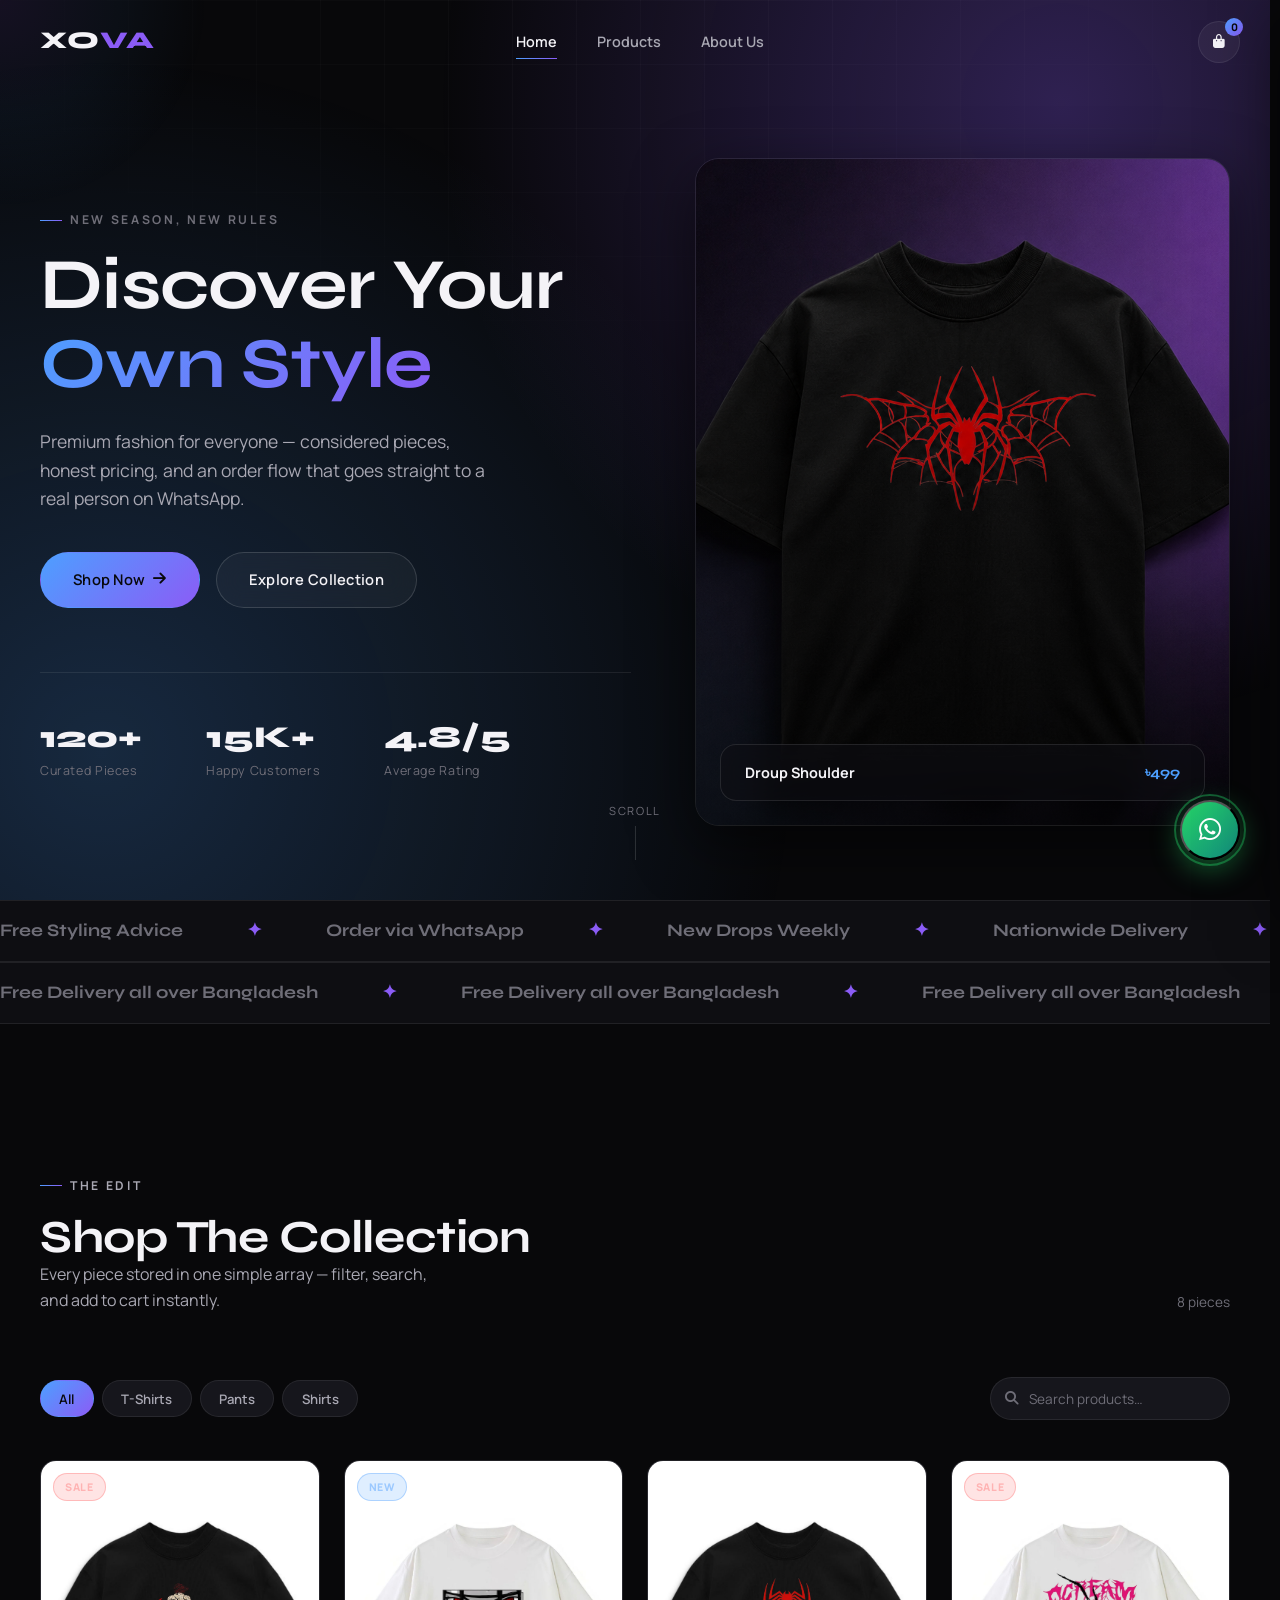
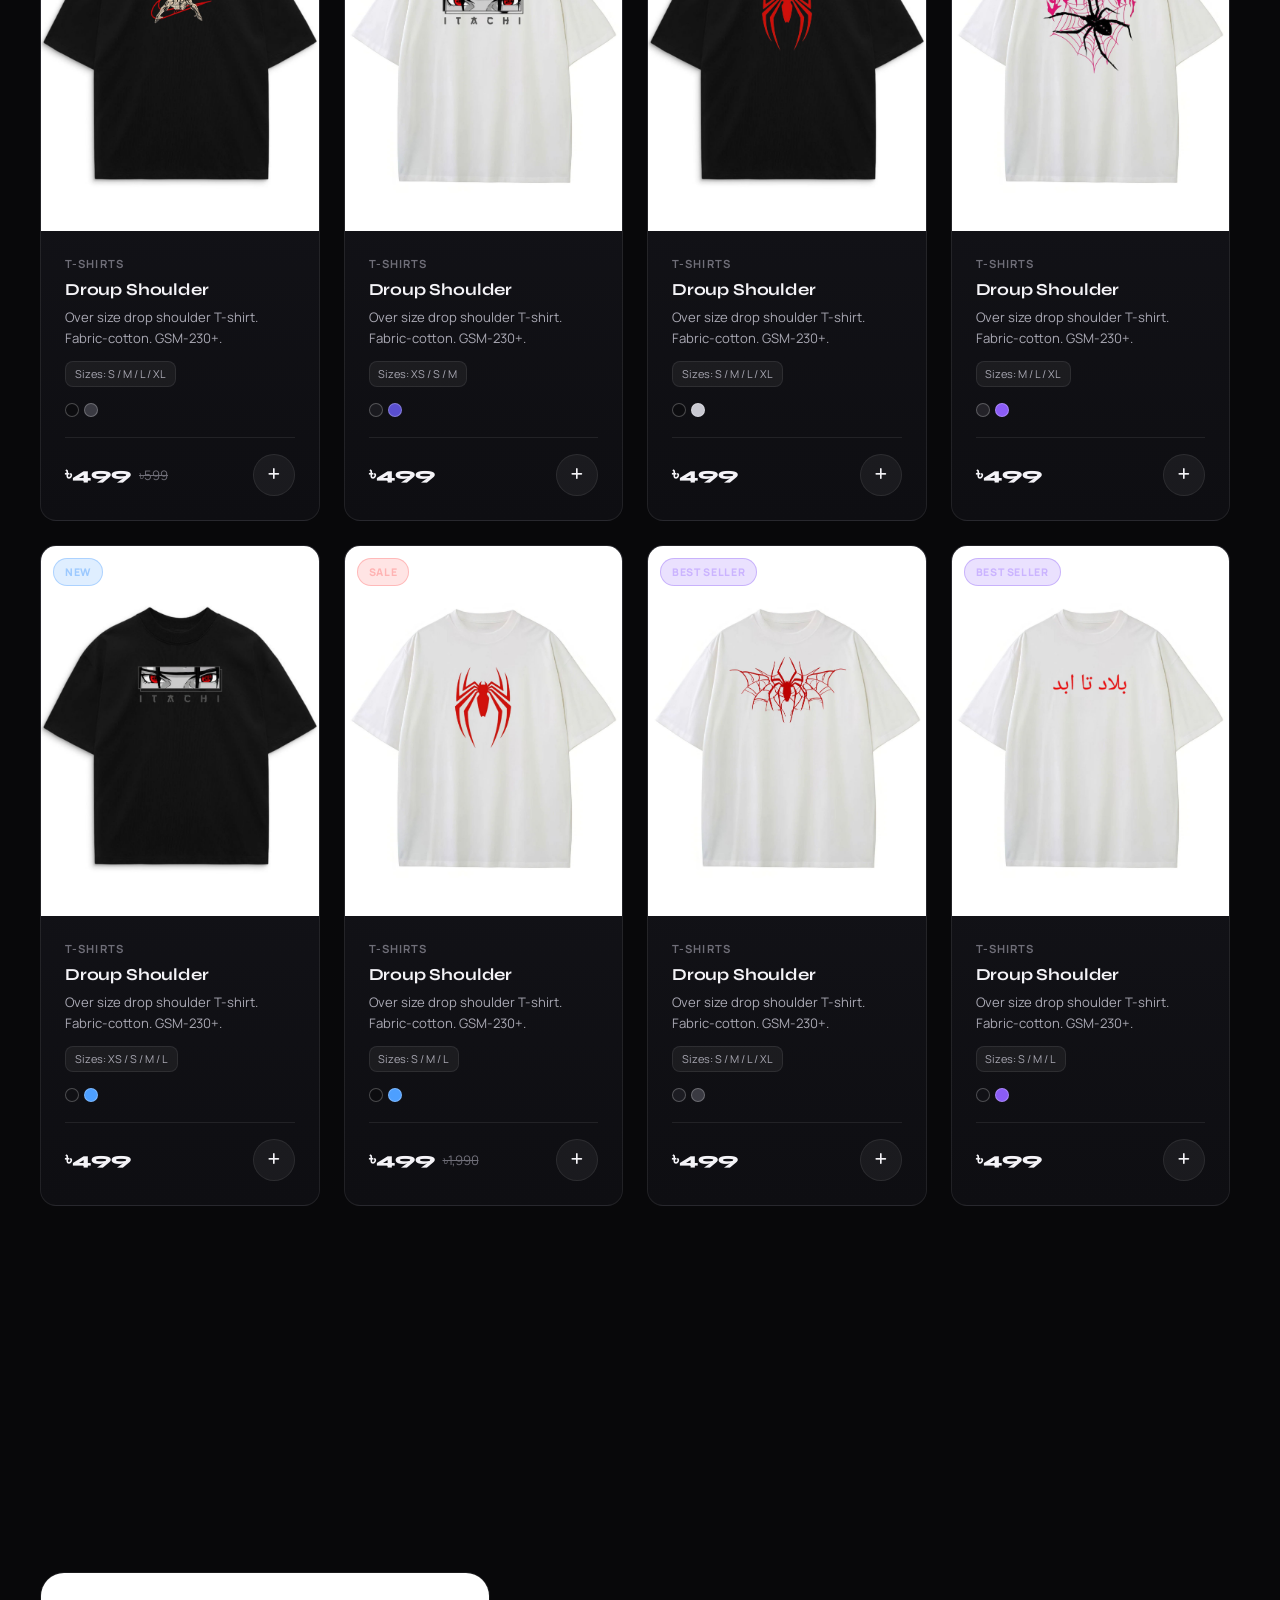
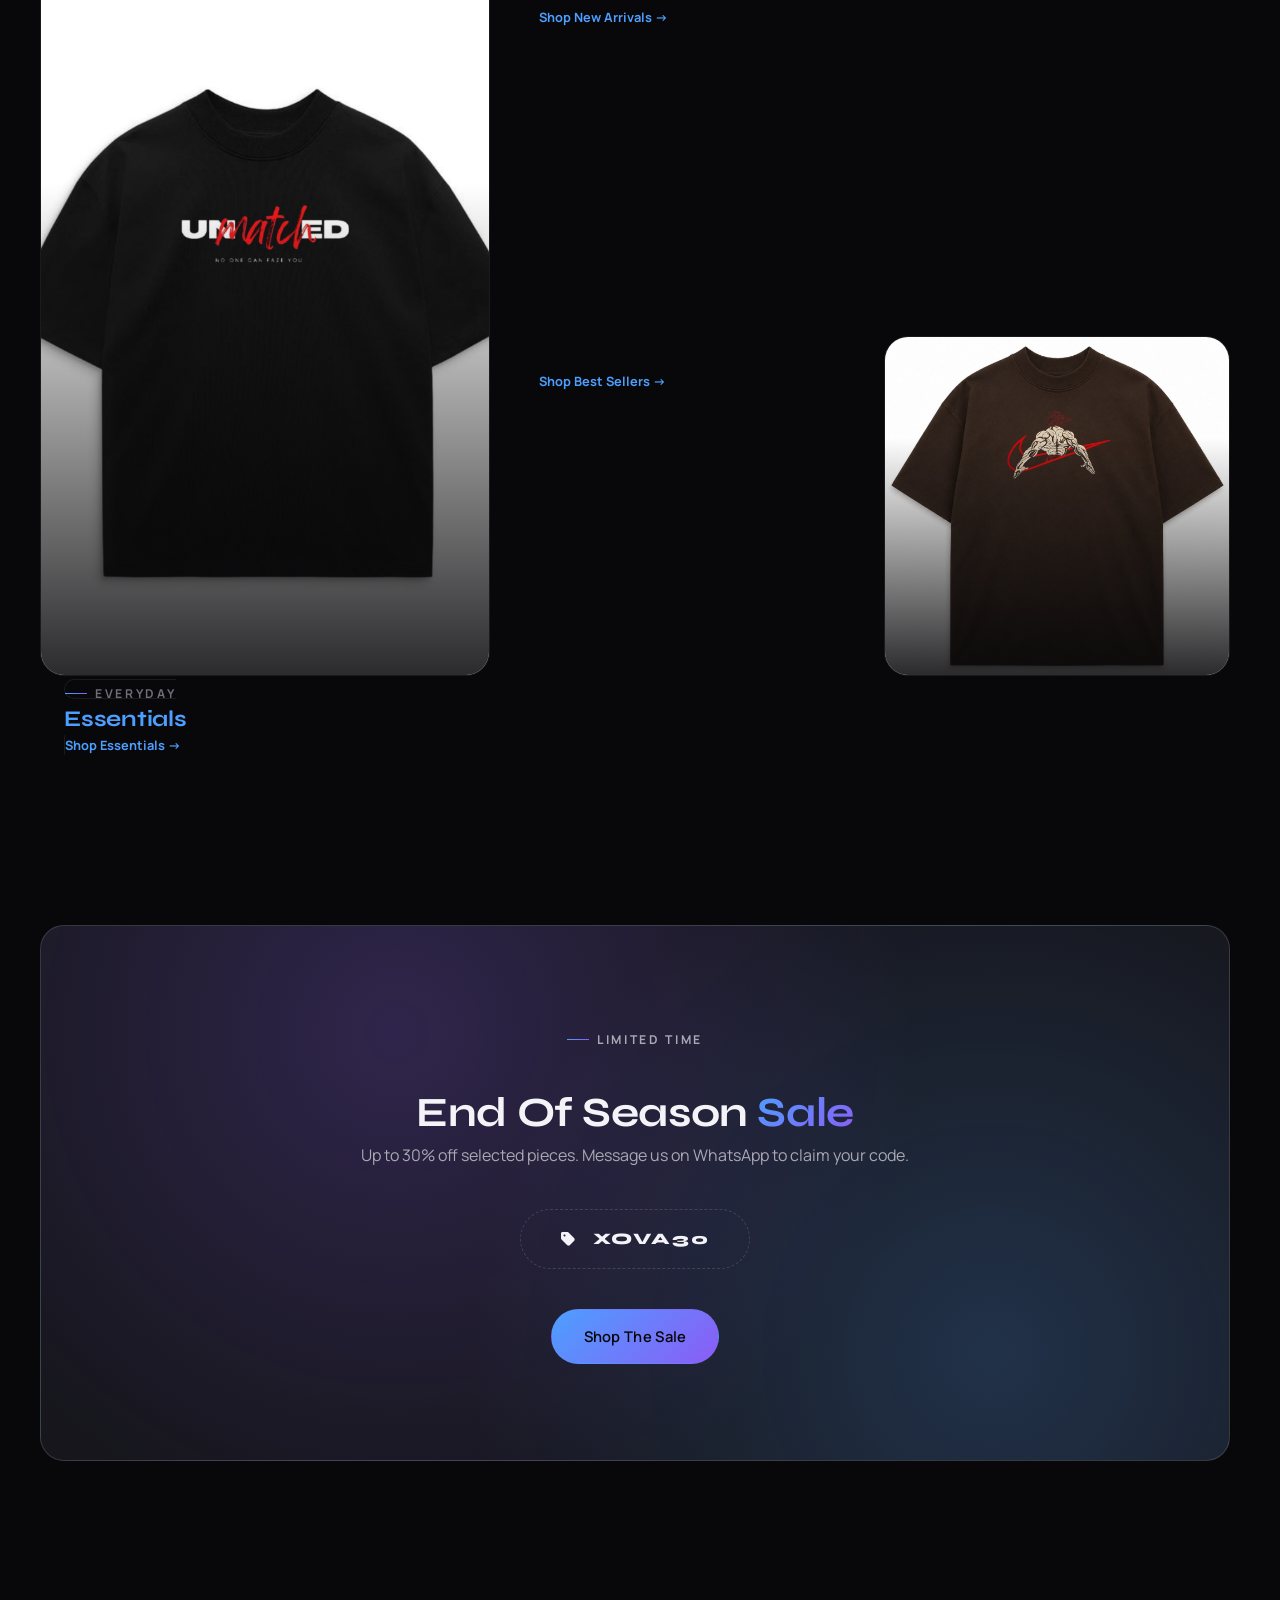
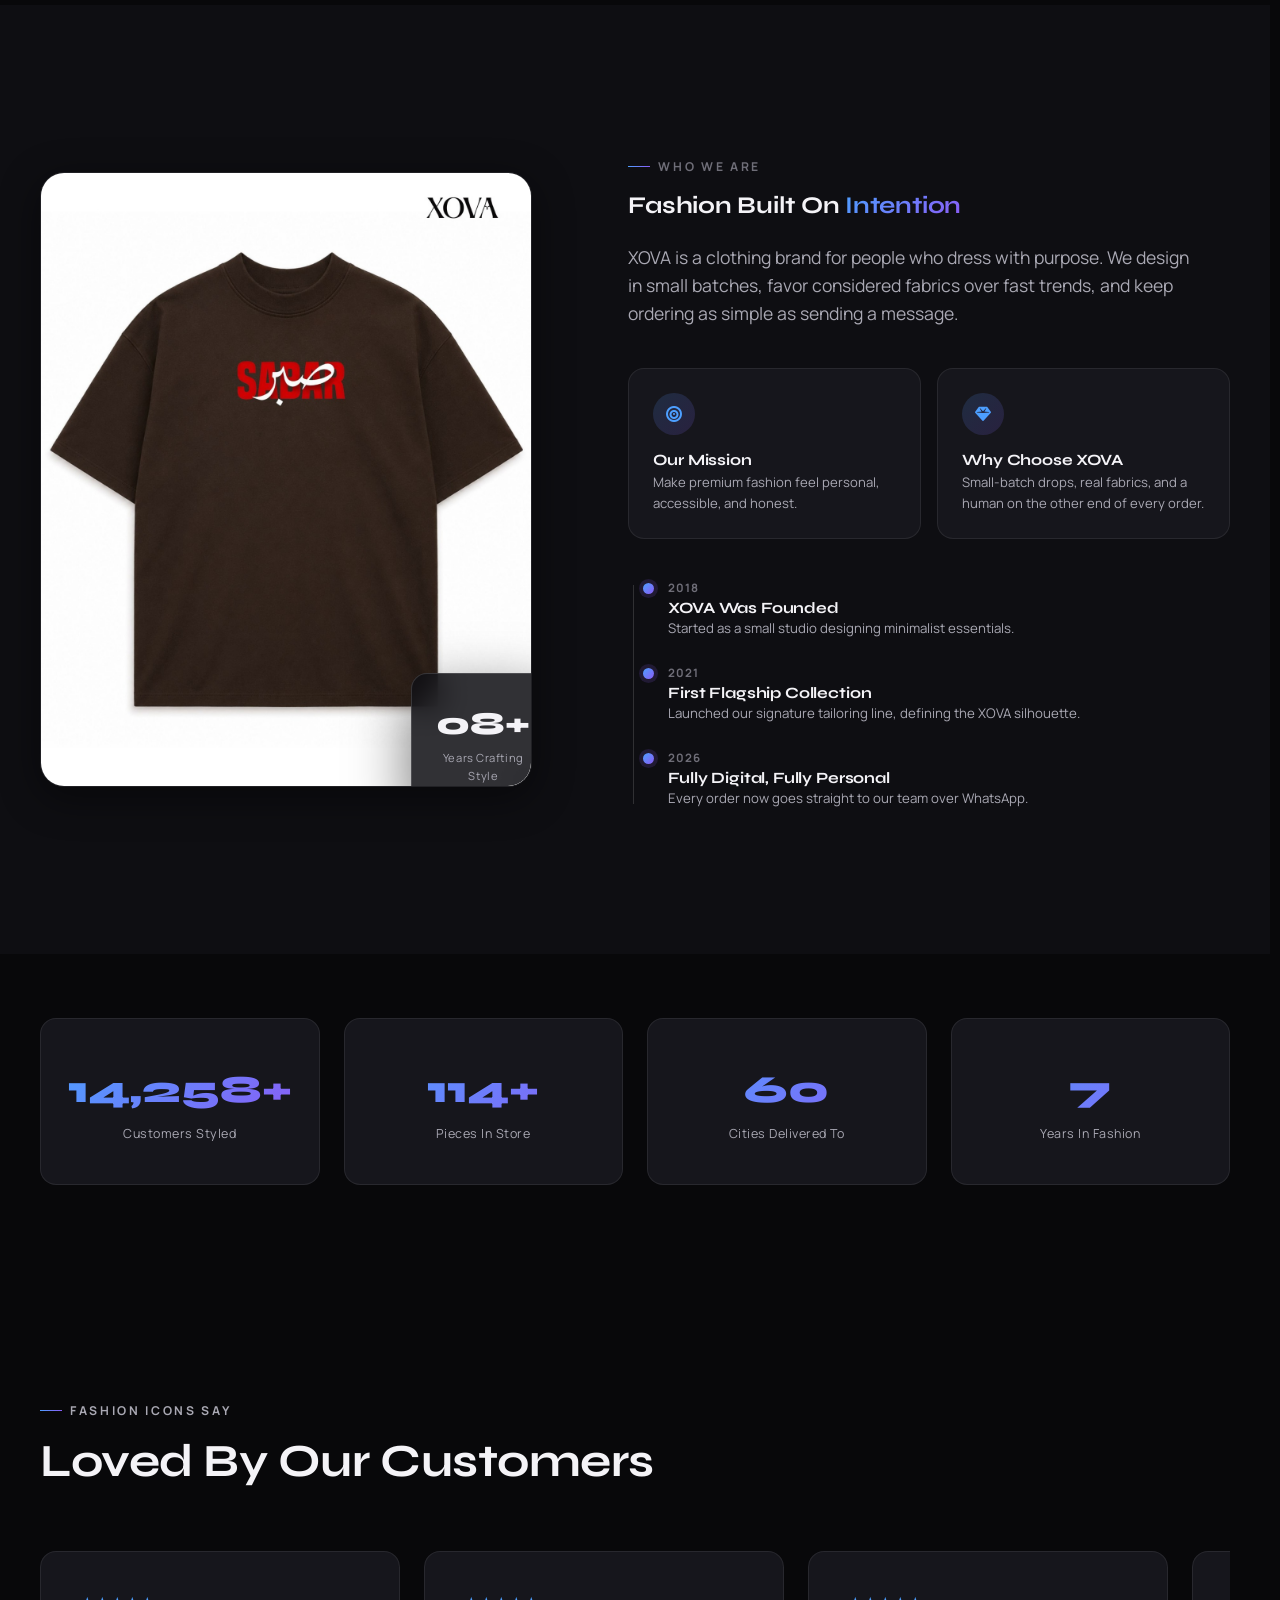
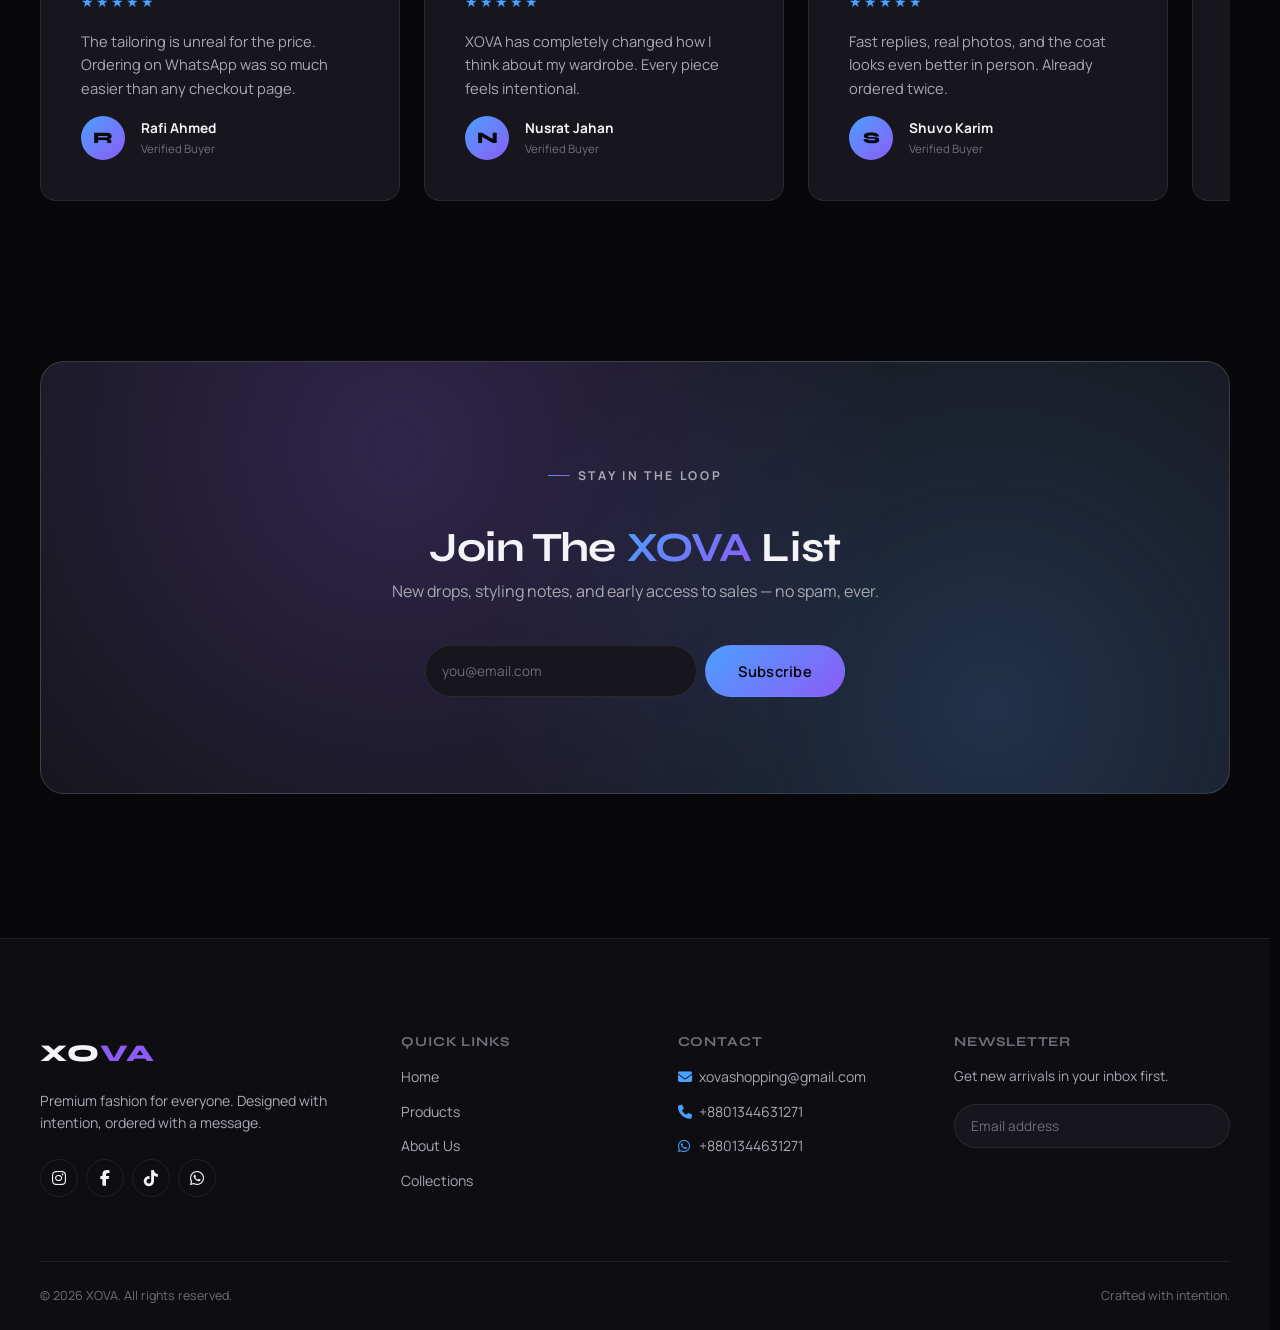
<file: index.html>
<!DOCTYPE html>
<html lang="en">
<head>
<meta charset="UTF-8">
<meta name="viewport" content="width=device-width, initial-scale=1.0">
<title>XOVA — Discover Your Own Style | Premium Fashion</title>
<meta name="description" content="XOVA is a premium clothing brand for those who dress on their own terms. Shop new arrivals, best sellers and signature pieces — order instantly over WhatsApp.">
<meta name="keywords" content="XOVA, clothing brand, premium fashion, dark luxury fashion, online clothing store, WhatsApp order">
<meta name="author" content="XOVA">

<!-- Open Graph -->
<meta property="og:type" content="website">
<meta property="og:title" content="XOVA — Discover Your Own Style">
<meta property="og:description" content="Premium fashion for everyone. Shop new arrivals, best sellers and signature pieces at XOVA.">
<meta property="og:image" content="og-image.jpg">

<!-- Favicon (inline, no extra file needed) -->
<link rel="icon" href="data:image/svg+xml,<svg xmlns=%22http://www.w3.org/2000/svg%22 viewBox=%220 0 100 100%22><text y=%22.9em%22 font-size=%2290%22 fill=%22white%22>X</text></svg>">

<!-- Fonts & Icons -->
<link rel="preconnect" href="https://fonts.googleapis.com">
<link rel="stylesheet" href="https://cdnjs.cloudflare.com/ajax/libs/font-awesome/6.5.1/css/all.min.css">
<link rel="stylesheet" href="style.css">
</head>
<body>

<!-- Loading Screen -->
<div id="loading-screen" aria-hidden="true">
  <div class="loader-mark">XOVA</div>
</div>

<!-- Ambient cursor glow (desktop) -->
<div class="cursor-glow" id="cursor-glow"></div>

<!-- ============================= NAVBAR ============================= -->
<header id="navbar">
  <div class="nav-inner">
    <a href="#home" class="nav-logo">XO<span>VA</span></a>

    <nav class="nav-links" aria-label="Primary">
      <a href="#home">Home</a>
      <a href="#products">Products</a>
      <a href="#about">About Us</a>
    </nav>

    <div class="nav-actions">
      <button class="icon-btn" data-cart-open aria-label="Open cart">
        <i class="fa-solid fa-bag-shopping"></i>
        <span class="cart-count">0</span>
      </button>
      <button class="hamburger" id="hamburger" aria-label="Toggle menu">
        <span></span><span></span><span></span>
      </button>
    </div>
  </div>
</header>

<!-- Mobile menu -->
<div class="mobile-menu" id="mobile-menu">
  <a href="#home">Home</a>
  <a href="#products">Products</a>
  <a href="#about">About Us</a>
</div>

<main>

  <!-- ============================= HERO ============================= -->
  <section class="hero" id="home">
    <div class="hero-bg-glow" aria-hidden="true"></div>
    <span class="hero-label-vert">XOVA — SS26 COLLECTION</span>

    <div class="hero-inner">
      <div class="hero-copy">
        <p class="eyebrow" data-reveal="up">New Season, New Rules</p>
        <h1>
          <span class="line"><span>Discover Your</span></span>
          <span class="line"><span class="gradient-text">Own Style</span></span>
        </h1>
        <p class="sub" data-reveal="up" style="--i:1">
          Premium fashion for everyone — considered pieces, honest pricing,
          and an order flow that goes straight to a real person on WhatsApp.
        </p>
        <div class="hero-actions" data-reveal="up" style="--i:2">
          <a href="#products" class="btn btn-primary">Shop Now <i class="fa-solid fa-arrow-right"></i></a>
          <a href="#collections" class="btn btn-ghost">Explore Collection</a>
        </div>
        <div class="hero-stats" data-reveal="up" style="--i:3">
          <div>
            <div class="stat-num">120+</div>
            <div class="stat-label">Curated Pieces</div>
          </div>
          <div>
            <div class="stat-num">15K+</div>
            <div class="stat-label">Happy Customers</div>
          </div>
          <div>
            <div class="stat-num">4.8/5</div>
            <div class="stat-label">Average Rating</div>
          </div>
        </div>
      </div>

      <div class="hero-media" data-reveal="zoom">
        <img src="hero.png" alt="XOVA signature look — tailored jacket on a dark studio backdrop" loading="lazy">
        <div class="hero-media-tag">
          <span class="name">Droup Shoulder</span>
          <span class="price">৳499</span>
        </div>
      </div>
    </div>

    <div class="scroll-cue" aria-hidden="true">
      <span>SCROLL</span>
      <div class="dot-track"></div>
    </div>
  </section>

  <!-- Marquee -->
  <div class="marquee" aria-hidden="true">
    <div class="marquee-track">
      <span>Free Styling Advice</span>
      <span>Order via WhatsApp</span>
      <span>New Drops Weekly</span>
      <span>Nationwide Delivery</span>
      <span>Free Styling Advice</span>
      <span>Order via WhatsApp</span>
      <span>New Drops Weekly</span>
      <span>Nationwide Delivery</span>
    </div>
  </div>

  <!-- Marquee -->
  <div class="marquee" aria-hidden="true">
    <div class="marquee-track">
      <span>Free Delivery all over Bangladesh</span>
      <span>Free Delivery all over Bangladesh</span>
      <span>Free Delivery all over Bangladesh</span>
      <span>Free Delivery all over Bangladesh</span>
      <span>Free Delivery all over Bangladesh</span>
      <span>Free Delivery all over Bangladesh</span>
      <span>Free Delivery all over Bangladesh</span>
      
    </div>
  </div>

  <!-- ============================= PRODUCTS ============================= -->
  <section class="section-pad" id="products">
    <div class="container">
      <div class="section-head" data-reveal="up">
        <div>
          <p class="eyebrow">The Edit</p>
          <h2>Shop The Collection</h2>
          <p>Every piece stored in one simple array — filter, search, and add to cart instantly.</p>
        </div>
        <span id="results-count" style="color:var(--c-text-faint); font-size:0.85rem; white-space:nowrap;"></span>
      </div>

      <div class="toolbar" data-reveal="up">
        <div class="filter-chips">
          <button class="chip active" data-filter="All">All</button>
          <button class="chip" data-filter="T-Shirts">T-Shirts</button>
          <button class="chip" data-filter="Pants">Pants</button>
          <button class="chip" data-filter="Shirts">Shirts</button>
        </div>
        <div class="search-wrap">
          <i class="fa-solid fa-magnifying-glass"></i>
          <input type="search" id="product-search" placeholder="Search products…" aria-label="Search products">
        </div>
      </div>

      <div class="product-grid" id="product-grid"><!-- rendered by script.js --></div>

      <div class="load-more-wrap">
        <button class="btn btn-ghost" id="load-more-btn">Load More <i class="fa-solid fa-arrow-down"></i></button>
      </div>
    </div>
  </section>

  <!-- ============================= FEATURED COLLECTIONS ============================= -->
  <section class="section-pad" id="collections" style="padding-top:0;">
    <div class="container">
      <div class="section-head" data-reveal="up">
        <div>
          <p class="eyebrow">Curated For You</p>
          <h2>Featured Collections</h2>
        </div>
      </div>
      <div class="collections-grid">
        <a class="collection-card" href="#products" data-reveal="zoom">
          <img src="collection1.jpeg" alt="New Arrivals collection" loading="lazy">
          <div class="collection-label">
            <p class="eyebrow">Just Landed</p>
            <h3>New Arrivals</h3>
            <a href="#products">Shop New Arrivals →</a>
          </div>
        </a>
        <a class="collection-card" href="#products" data-reveal="zoom" style="--i:1">
          <img src="collection2.jpeg" alt="Best Sellers collection" loading="lazy">
          <div class="collection-label">
            <p class="eyebrow">Customer Favorites</p>
            <h3>Best Sellers</h3>
            <a href="#products">Shop Best Sellers →</a>
          </div>
        </a>
        <a class="collection-card" href="#products" data-reveal="zoom" style="--i:2">
          <img src="collection3.jpeg" alt="Everyday Essentials collection" loading="lazy">
          <div class="collection-label">
            <p class="eyebrow">Everyday</p>
            <h3>Essentials</h3>
            <a href="#products">Shop Essentials →</a>
          </div>
        </a>
      </div>
    </div>
  </section>

  <!-- ============================= OFFER BANNER ============================= -->
  <section class="section-pad" style="padding-top:0;">
    <div class="container">
      <div class="offer-banner" data-reveal="zoom">
        <p class="eyebrow" style="justify-content:center;">Limited Time</p>
        <h2>End Of Season <span class="gradient-text">Sale</span></h2>
        <p>Up to 30% off selected pieces. Message us on WhatsApp to claim your code.</p>
        <div class="offer-code"><i class="fa-solid fa-tag"></i> XOVA30</div>
        <div>
          <a href="#products" class="btn btn-primary">Shop The Sale</a>
        </div>
      </div>
    </div>
  </section>

  <!-- ============================= ABOUT ============================= -->
  <section class="section-pad about-section" id="about">
    <div class="container">
      <div class="about-grid">
        <div class="about-media" data-reveal="left">
          <img src="about.jpeg" alt="Behind the scenes at XOVA studio" loading="lazy">
          <div class="about-media-float">
            <div class="num">08+</div>
            <div class="lbl">Years Crafting<br>Style</div>
          </div>
        </div>

        <div class="about-copy">
          <p class="eyebrow" data-reveal="right">Who We Are</p>
          <h2 style="margin-bottom: var(--sp-md);" data-reveal="right" style="--i:1">Fashion Built On <span class="gradient-text">Intention</span></h2>
          <p class="lead" data-reveal="right" style="--i:2">
            XOVA is a clothing brand for people who dress with purpose. We design
            in small batches, favor considered fabrics over fast trends, and keep
            ordering as simple as sending a message.
          </p>

          <div class="about-cards" data-reveal="right" style="--i:3">
            <div class="about-card">
              <i class="fa-solid fa-bullseye"></i>
              <h4>Our Mission</h4>
              <p>Make premium fashion feel personal, accessible, and honest.</p>
            </div>
            <div class="about-card">
              <i class="fa-solid fa-gem"></i>
              <h4>Why Choose XOVA</h4>
              <p>Small-batch drops, real fabrics, and a human on the other end of every order.</p>
            </div>
          </div>

          <div class="timeline" data-reveal="right" style="--i:4">
            <div class="timeline-item">
              <div class="year">2018</div>
              <h4>XOVA Was Founded</h4>
              <p>Started as a small studio designing minimalist essentials.</p>
            </div>
            <div class="timeline-item">
              <div class="year">2021</div>
              <h4>First Flagship Collection</h4>
              <p>Launched our signature tailoring line, defining the XOVA silhouette.</p>
            </div>
            <div class="timeline-item">
              <div class="year">2026</div>
              <h4>Fully Digital, Fully Personal</h4>
              <p>Every order now goes straight to our team over WhatsApp.</p>
            </div>
          </div>
        </div>
      </div>
    </div>
  </section>

  <!-- ============================= COUNTERS ============================= -->
  <section class="section-pad" style="padding-block: var(--sp-xl);">
    <div class="container">
      <div class="counters">
        <div class="counter-item" data-reveal="up">
          <div class="counter-num" data-count="15000" data-suffix="+">0</div>
          <div class="counter-label">Customers Styled</div>
        </div>
        <div class="counter-item" data-reveal="up" style="--i:1">
          <div class="counter-num" data-count="120" data-suffix="+">0</div>
          <div class="counter-label">Pieces In Store</div>
        </div>
        <div class="counter-item" data-reveal="up" style="--i:2">
          <div class="counter-num" data-count="64" data-suffix="">0</div>
          <div class="counter-label">Cities Delivered To</div>
        </div>
        <div class="counter-item" data-reveal="up" style="--i:3">
          <div class="counter-num" data-count="8" data-suffix="">0</div>
          <div class="counter-label">Years In Fashion</div>
        </div>
      </div>
    </div>
  </section>

  <!-- ============================= TESTIMONIALS ============================= -->
  <section class="section-pad">
    <div class="container">
      <div class="section-head" data-reveal="up">
        <div>
          <p class="eyebrow">Fashion Icons Say</p>
          <h2>Loved By Our Customers</h2>
        </div>
      </div>
      <div class="testimonial-track-wrap" data-reveal="up">
        <div class="testimonial-track">
          <div class="testimonial-card">
            <div class="stars">★★★★★</div>
            <p class="quote">The tailoring is unreal for the price. Ordering on WhatsApp was so much easier than any checkout page.</p>
            <div class="testimonial-person">
              <div class="avatar-ring">R</div>
              <div>
                <div class="who">Rafi Ahmed</div>
                <div class="role">Verified Buyer</div>
              </div>
            </div>
          </div>
          <div class="testimonial-card">
            <div class="stars">★★★★★</div>
            <p class="quote">XOVA has completely changed how I think about my wardrobe. Every piece feels intentional.</p>
            <div class="testimonial-person">
              <div class="avatar-ring">N</div>
              <div>
                <div class="who">Nusrat Jahan</div>
                <div class="role">Verified Buyer</div>
              </div>
            </div>
          </div>
          <div class="testimonial-card">
            <div class="stars">★★★★★</div>
            <p class="quote">Fast replies, real photos, and the coat looks even better in person. Already ordered twice.</p>
            <div class="testimonial-person">
              <div class="avatar-ring">S</div>
              <div>
                <div class="who">Shuvo Karim</div>
                <div class="role">Verified Buyer</div>
              </div>
            </div>
          </div>
          <div class="testimonial-card">
            <div class="stars">★★★★★</div>
            <p class="quote">Feels like a genuinely premium brand — the dark packaging, the fit, all of it.</p>
            <div class="testimonial-person">
              <div class="avatar-ring">M</div>
              <div>
                <div class="who">Mim Akter</div>
                <div class="role">Verified Buyer</div>
              </div>
            </div>
          </div>
        </div>
      </div>
    </div>
  </section>

  <!-- ============================= NEWSLETTER ============================= -->
  <section class="section-pad" style="padding-top:0;">
    <div class="container">
      <div class="offer-banner" data-reveal="up">
        <p class="eyebrow" style="justify-content:center;">Stay In The Loop</p>
        <h2>Join The <span class="gradient-text">XOVA</span> List</h2>
        <p>New drops, styling notes, and early access to sales — no spam, ever.</p>
        <form id="newsletter-form" class="newsletter-form" style="max-width:420px; margin-inline:auto;">
          <input type="email" placeholder="you@email.com" required aria-label="Email address">
          <button type="submit" class="btn btn-primary">Subscribe</button>
        </form>
      </div>
    </div>
  </section>

</main>

<!-- ============================= FOOTER ============================= -->
<footer>
  <div class="container">
    <div class="footer-grid">
      <div class="footer-brand">
        <a href="#home" class="nav-logo">XO<span>VA</span></a>
        <p>Premium fashion for everyone. Designed with intention, ordered with a message.</p>
        <div class="social-row">
          <a href="https://www.instagram.com/xova.shop/" aria-label="Instagram"><i class="fa-brands fa-instagram"></i></a>
          <a href="https://www.facebook.com/profile.php?id=61573365785593&rdid=bUf1soWiQ6ayOdX6&share_url=https%3A%2F%2Fwww.facebook.com%2Fshare%2F15y7y8A26U%2F%3Futm_source%3Dig%26utm_medium%3Dsocial%26utm_content%3Dlink_in_bio#" aria-label="Facebook"><i class="fa-brands fa-facebook-f"></i></a>
          <a href="https://www.tiktok.com/@xovashopping?is_from_webapp=1&sender_device=pc" aria-label="TikTok"><i class="fa-brands fa-tiktok"></i></a>
          <a href="https://wa.me/8801344631271" aria-label="WhatsApp"><i class="fa-brands fa-whatsapp"></i></a>
        </div>
      </div>

      <div class="footer-col">
        <h4>Quick Links</h4>
        <ul>
          <li><a href="#home">Home</a></li>
          <li><a href="#products">Products</a></li>
          <li><a href="#about">About Us</a></li>
          <li><a href="#collections">Collections</a></li>
        </ul>
      </div>

      <div class="footer-col">
        <h4>Contact</h4>
        <ul>
          <li><i class="fa-solid fa-envelope"></i> xovashopping@gmail.com</li>
          <li><i class="fa-solid fa-phone"></i> +8801344631271</li>
          <li><i class="fa-brands fa-whatsapp"></i> +8801344631271</li>
        </ul>
      </div>

      <div class="footer-col">
        <h4>Newsletter</h4>
        <p style="font-size:0.85rem; color:var(--c-text-dim);">Get new arrivals in your inbox first.</p>
        <form class="newsletter-form" onsubmit="event.preventDefault(); this.reset();">
          <input type="email" placeholder="Email address" required aria-label="Email address">
        </form>
      </div>
    </div>

    <div class="footer-bottom">
      <span>&copy; <span id="year"></span> XOVA. All rights reserved.</span>
      <span>Crafted with intention.</span>
    </div>
  </div>
</footer>

<!-- ============================= CART SIDEBAR ============================= -->
<div class="cart-overlay" id="cart-overlay"></div>
<aside class="cart-sidebar" id="cart-sidebar" aria-label="Shopping cart">
  <div class="cart-head">
    <h3><i class="fa-solid fa-bag-shopping"></i> Your Cart</h3>
    <button class="cart-close" data-cart-close aria-label="Close cart"><i class="fa-solid fa-xmark"></i></button>
  </div>
  <div class="cart-items" id="cart-items"><!-- rendered by script.js --></div>
  <div class="cart-foot">
    <div class="cart-subtotal-row"><span>Subtotal</span><span id="cart-subtotal">৳0</span></div>
    <div class="cart-total-row"><span>Total</span><span id="cart-total">৳0</span></div>
    <button class="btn btn-primary btn-block" id="checkout-btn" disabled>
      <i class="fa-brands fa-whatsapp"></i> Order Now via WhatsApp
    </button>
    <p class="cart-note">No online payment — confirm your order directly on WhatsApp.</p>
  </div>
</aside>

<!-- ============================= ORDER MODAL ============================= -->
<div class="modal-overlay" id="order-modal">
  <div class="modal-box">
    <h3>Confirm Your Details</h3>
    <p class="hint">We'll open WhatsApp with your order pre-filled — just hit send.</p>
    <form id="order-form">
      <div class="form-group">
        <label for="order-name">Full Name</label>
        <input type="text" id="order-name" required placeholder="Your name">
      </div>
      <div class="form-group">
        <label for="order-address">Delivery Address</label>
        <textarea id="order-address" rows="3" required placeholder="House, road, area, city"></textarea>
      </div>
      <div class="form-group">
        <label for="order-phone">Phone Number</label>
        <input type="tel" id="order-phone" required placeholder="01XXXXXXXXX">
      </div>
      <div class="modal-actions">
        <button type="button" class="btn btn-ghost btn-block" data-modal-close>Cancel</button>
        <button type="submit" class="btn btn-primary btn-block"><i class="fa-brands fa-whatsapp"></i> Send Order</button>
      </div>
    </form>
  </div>
</div>

<!-- ============================= FLOATING ELEMENTS ============================= -->
<button class="whatsapp-bubble" id="whatsapp-bubble" aria-label="Chat on WhatsApp">
  <i class="fa-brands fa-whatsapp"></i>
</button>
<button class="scroll-top-btn" id="scroll-top-btn" aria-label="Scroll to top">
  <i class="fa-solid fa-arrow-up"></i>
</button>

<!-- Toast -->
<div class="toast" id="toast"></div>

<script src="script.js"></script>
<script>document.getElementById("year").textContent = new Date().getFullYear();</script>
</body>
</html>
</file>
<file: style.css>
/* =========================================================
   XOVA — Premium Dark Luxury Fashion Store
   Design tokens live below. Change a value here to re-theme
   the entire site — colors, spacing and radii all cascade
   from these custom properties.
   ========================================================= */

@import url('https://fonts.googleapis.com/css2?family=Syne:wght@500;600;700;800&family=Manrope:wght@300;400;500;600;700&display=swap');

:root {
  /* ---- Color: dark luxury palette ---- */
  --c-bg: #08080a;              /* primary black */
  --c-bg-alt: #0e0e12;          /* secondary near-black */
  --c-surface: #16161c;         /* card / panel surface */
  --c-surface-2: #1c1c24;       /* elevated surface */
  --c-border: rgba(255, 255, 255, 0.08);
  --c-border-strong: rgba(255, 255, 255, 0.14);

  --c-text: #f4f3f7;            /* primary text (soft white) */
  --c-text-dim: #a9a8b3;        /* secondary text */
  --c-text-faint: #6f6e78;      /* tertiary / captions */

  --c-accent-purple: #8b5cf6;   /* soft neon purple */
  --c-accent-blue: #4d9fff;     /* soft neon blue */
  --c-accent-grad: linear-gradient(135deg, var(--c-accent-blue) 0%, var(--c-accent-purple) 100%);
  --c-accent-grad-soft: linear-gradient(135deg, rgba(77,159,255,0.16) 0%, rgba(139,92,246,0.16) 100%);

  --c-success: #57e0a0;
  --c-sale: #ff6b6b;

  /* ---- Typography ---- */
  --f-display: 'Syne', 'Segoe UI', sans-serif;
  --f-body: 'Manrope', 'Segoe UI', sans-serif;

  /* ---- Spacing scale ---- */
  --sp-3xs: 0.25rem;
  --sp-2xs: 0.5rem;
  --sp-xs: 0.75rem;
  --sp-sm: 1rem;
  --sp-md: 1.5rem;
  --sp-lg: 2.5rem;
  --sp-xl: 4rem;
  --sp-2xl: 6rem;
  --sp-3xl: 9rem;

  /* ---- Radii & shadows ---- */
  --r-sm: 8px;
  --r-md: 16px;
  --r-lg: 24px;
  --r-pill: 999px;

  --shadow-soft: 0 10px 40px rgba(0, 0, 0, 0.45);
  --shadow-lift: 0 20px 60px rgba(0, 0, 0, 0.55);
  --shadow-glow-purple: 0 0 40px rgba(139, 92, 246, 0.35);
  --shadow-glow-blue: 0 0 40px rgba(77, 159, 255, 0.3);

  --ease: cubic-bezier(0.16, 1, 0.3, 1);
  --dur-fast: 0.2s;
  --dur-med: 0.45s;
  --dur-slow: 0.9s;

  --container: 1280px;
  --nav-h: 84px;
}

/* =========================================================
   Reset & base
   ========================================================= */
* { margin: 0; padding: 0; box-sizing: border-box; }

html {
  scroll-behavior: smooth;
  scrollbar-gutter: stable;
}

body {
  background: var(--c-bg);
  color: var(--c-text);
  font-family: var(--f-body);
  font-weight: 400;
  line-height: 1.6;
  -webkit-font-smoothing: antialiased;
  overflow-x: hidden;
  cursor: default;
}

img { max-width: 100%; display: block; }
a { color: inherit; text-decoration: none; }
ul { list-style: none; }
button { font-family: inherit; cursor: pointer; }
input, textarea { font-family: inherit; }

h1, h2, h3, h4 {
  font-family: var(--f-display);
  font-weight: 700;
  letter-spacing: -0.01em;
  line-height: 1.1;
}

.container {
  width: 100%;
  max-width: var(--container);
  margin-inline: auto;
  padding-inline: var(--sp-lg);
}

@media (max-width: 640px) {
  .container { padding-inline: var(--sp-md); }
}

/* Ambient ground texture: a faint fixed noise + grid so black
   backgrounds never feel flat or empty */
body::before {
  content: '';
  position: fixed;
  inset: 0;
  z-index: 0;
  pointer-events: none;
  background-image:
    linear-gradient(rgba(255,255,255,0.025) 1px, transparent 1px),
    linear-gradient(90deg, rgba(255,255,255,0.025) 1px, transparent 1px);
  background-size: 64px 64px;
  mask-image: radial-gradient(ellipse 80% 60% at 50% 0%, black 20%, transparent 75%);
}

/* Custom scrollbar */
::-webkit-scrollbar { width: 10px; }
::-webkit-scrollbar-track { background: var(--c-bg); }
::-webkit-scrollbar-thumb {
  background: var(--c-surface-2);
  border-radius: var(--r-pill);
  border: 2px solid var(--c-bg);
}
::-webkit-scrollbar-thumb:hover { background: var(--c-accent-purple); }

:focus-visible {
  outline: 2px solid var(--c-accent-blue);
  outline-offset: 3px;
  border-radius: 4px;
}

@media (prefers-reduced-motion: reduce) {
  *, *::before, *::after {
    animation-duration: 0.01ms !important;
    animation-iteration-count: 1 !important;
    transition-duration: 0.01ms !important;
    scroll-behavior: auto !important;
  }
}

/* Cursor glow — a soft light that trails the pointer, desktop only */
.cursor-glow {
  position: fixed;
  top: 0; left: 0;
  width: 420px;
  height: 420px;
  border-radius: 50%;
  background: radial-gradient(circle, rgba(139,92,246,0.10) 0%, rgba(77,159,255,0.05) 40%, transparent 70%);
  pointer-events: none;
  z-index: 2;
  transform: translate(-50%, -50%);
  transition: opacity 0.3s ease;
  will-change: transform;
}
@media (max-width: 900px), (hover: none) {
  .cursor-glow { display: none; }
}

/* =========================================================
   Loading screen
   ========================================================= */
#loading-screen {
  position: fixed;
  inset: 0;
  z-index: 9999;
  background: var(--c-bg);
  display: flex;
  align-items: center;
  justify-content: center;
  transition: opacity 0.6s var(--ease), visibility 0.6s var(--ease);
}
#loading-screen.hidden {
  opacity: 0;
  visibility: hidden;
  pointer-events: none;
}
.loader-mark {
  font-family: var(--f-display);
  font-size: clamp(2rem, 6vw, 3.2rem);
  font-weight: 800;
  letter-spacing: 0.08em;
  position: relative;
  color: var(--c-text);
}
.loader-mark::after {
  content: '';
  position: absolute;
  left: 0; bottom: -14px;
  height: 2px;
  width: 100%;
  background: var(--c-accent-grad);
  transform: scaleX(0);
  transform-origin: left;
  animation: loaderBar 1.3s var(--ease) infinite;
}
@keyframes loaderBar {
  0% { transform: scaleX(0); transform-origin: left; }
  50% { transform: scaleX(1); transform-origin: left; }
  51% { transform-origin: right; }
  100% { transform: scaleX(0); transform-origin: right; }
}

/* =========================================================
   Buttons
   ========================================================= */
.btn {
  position: relative;
  overflow: hidden;
  display: inline-flex;
  align-items: center;
  justify-content: center;
  gap: var(--sp-2xs);
  padding: 0.95rem 2rem;
  font-family: var(--f-body);
  font-size: 0.92rem;
  font-weight: 600;
  letter-spacing: 0.02em;
  border-radius: var(--r-pill);
  border: 1px solid transparent;
  transition: transform var(--dur-fast) var(--ease), box-shadow var(--dur-fast) var(--ease), background var(--dur-fast) var(--ease);
  white-space: nowrap;
}
.btn:active { transform: scale(0.97); }

.btn-primary {
  background: var(--c-accent-grad);
  color: #08080a;
}
.btn-primary:hover {
  box-shadow: var(--shadow-glow-purple);
  transform: translateY(-2px);
}

.btn-ghost {
  background: rgba(255,255,255,0.04);
  color: var(--c-text);
  border-color: var(--c-border-strong);
  backdrop-filter: blur(12px);
}
.btn-ghost:hover {
  background: rgba(255,255,255,0.08);
  border-color: rgba(255,255,255,0.3);
  transform: translateY(-2px);
}

.btn-sm { padding: 0.65rem 1.3rem; font-size: 0.82rem; }
.btn-block { width: 100%; }
.btn:disabled { opacity: 0.45; cursor: not-allowed; transform: none !important; }

/* Ripple */
.ripple {
  position: absolute;
  border-radius: 50%;
  background: rgba(255,255,255,0.5);
  transform: scale(0);
  animation: rippleAnim 0.6s ease-out;
  pointer-events: none;
}
@keyframes rippleAnim {
  to { transform: scale(3); opacity: 0; }
}

/* =========================================================
   Section scaffolding
   ========================================================= */
section { position: relative; z-index: 1; }
.section-pad { padding-block: var(--sp-3xl); }
@media (max-width: 900px) { .section-pad { padding-block: var(--sp-2xl); } }

.eyebrow {
  display: inline-flex;
  align-items: center;
  gap: var(--sp-2xs);
  font-family: var(--f-body);
  font-size: 0.76rem;
  font-weight: 700;
  letter-spacing: 0.22em;
  text-transform: uppercase;
  color: var(--c-text-faint);
  margin-bottom: var(--sp-sm);
}
.eyebrow::before {
  content: '';
  width: 22px;
  height: 1px;
  background: var(--c-accent-grad);
}

.section-head {
  display: flex;
  align-items: flex-end;
  justify-content: space-between;
  gap: var(--sp-lg);
  margin-bottom: var(--sp-xl);
}
.section-head h2 {
  font-size: clamp(1.9rem, 3.6vw, 2.9rem);
}
.section-head p {
  color: var(--c-text-dim);
  max-width: 40ch;
}
@media (max-width: 700px) {
  .section-head { flex-direction: column; align-items: flex-start; gap: var(--sp-sm); }
}

.gradient-text {
  background: var(--c-accent-grad);
  -webkit-background-clip: text;
  background-clip: text;
  color: transparent;
}

/* =========================================================
   Navbar
   ========================================================= */
#navbar {
  position: fixed;
  top: 0; left: 0; right: 0;
  z-index: 500;
  height: var(--nav-h);
  display: flex;
  align-items: center;
  background: transparent;
  border-bottom: 1px solid transparent;
  transition: background var(--dur-med) var(--ease), border-color var(--dur-med) var(--ease), height var(--dur-med) var(--ease), backdrop-filter var(--dur-med) var(--ease);
}
#navbar.scrolled {
  background: rgba(8, 8, 10, 0.72);
  backdrop-filter: blur(18px) saturate(140%);
  border-bottom-color: var(--c-border);
  height: 70px;
  box-shadow: var(--shadow-soft);
}
.nav-inner {
  width: 100%;
  max-width: var(--container);
  margin-inline: auto;
  padding-inline: var(--sp-lg);
  display: grid;
  grid-template-columns: 1fr auto 1fr;
  align-items: center;
  gap: var(--sp-md);
}
.nav-logo {
  font-family: var(--f-display);
  font-size: 1.5rem;
  font-weight: 800;
  letter-spacing: 0.06em;
  justify-self: start;
}
.nav-logo span { color: var(--c-accent-purple); }

.nav-links {
  display: flex;
  align-items: center;
  gap: var(--sp-lg);
  justify-self: center;
}
.nav-links a {
  position: relative;
  font-size: 0.9rem;
  font-weight: 600;
  color: var(--c-text-dim);
  padding-block: 6px;
  transition: color var(--dur-fast) var(--ease);
}
.nav-links a::after {
  content: '';
  position: absolute;
  left: 0; bottom: 0;
  height: 1px;
  width: 0;
  background: var(--c-accent-grad);
  transition: width var(--dur-med) var(--ease);
}
.nav-links a:hover,
.nav-links a.active { color: var(--c-text); }
.nav-links a:hover::after,
.nav-links a.active::after { width: 100%; }

.nav-actions {
  display: flex;
  align-items: center;
  gap: var(--sp-sm);
  justify-self: end;
}
.icon-btn {
  position: relative;
  width: 42px;
  height: 42px;
  display: grid;
  place-items: center;
  border-radius: 50%;
  background: rgba(255,255,255,0.05);
  border: 1px solid var(--c-border);
  color: var(--c-text);
  transition: all var(--dur-fast) var(--ease);
}
.icon-btn:hover {
  background: rgba(255,255,255,0.1);
  border-color: var(--c-border-strong);
  transform: translateY(-2px);
}
.cart-count {
  position: absolute;
  top: -4px; right: -4px;
  min-width: 18px;
  height: 18px;
  padding: 0 4px;
  border-radius: var(--r-pill);
  background: var(--c-accent-grad);
  color: #08080a;
  font-size: 0.65rem;
  font-weight: 800;
  display: grid;
  place-items: center;
}

.hamburger {
  display: none;
  flex-direction: column;
  gap: 5px;
  width: 42px;
  height: 42px;
  border-radius: 50%;
  border: 1px solid var(--c-border);
  background: rgba(255,255,255,0.05);
  align-items: center;
  justify-content: center;
}
.hamburger span {
  width: 18px; height: 1.5px;
  background: var(--c-text);
  transition: transform var(--dur-fast) var(--ease), opacity var(--dur-fast) var(--ease);
}
.hamburger.open span:nth-child(1) { transform: translateY(6.5px) rotate(45deg); }
.hamburger.open span:nth-child(2) { opacity: 0; }
.hamburger.open span:nth-child(3) { transform: translateY(-6.5px) rotate(-45deg); }

@media (max-width: 860px) {
  .nav-links { display: none; }
  .hamburger { display: flex; }
}

.mobile-menu {
  position: fixed;
  top: var(--nav-h); left: 0; right: 0;
  bottom: 0;
  background: rgba(8,8,10,0.98);
  backdrop-filter: blur(20px);
  z-index: 490;
  display: flex;
  flex-direction: column;
  align-items: center;
  justify-content: center;
  gap: var(--sp-lg);
  transform: translateY(-12px);
  opacity: 0;
  visibility: hidden;
  transition: all var(--dur-med) var(--ease);
}
.mobile-menu.open { opacity: 1; visibility: visible; transform: translateY(0); }
.mobile-menu a { font-family: var(--f-display); font-size: 1.6rem; font-weight: 700; }


/* ===================================================
   XOVA HERO RESPONSIVE (TABLETS & PHONES)
=================================================== */

/* Tablets */
@media (max-width: 992px) {

    .hero {
        padding: 110px 20px 60px;
        overflow: hidden;
    }

    .hero-inner {
        display: flex;
        flex-direction: column-reverse;
        align-items: center;
        justify-content: center;
        gap: 40px;
        text-align: center;
    }

    .hero-copy {
        width: 100%;
        max-width: 650px;
    }

    .hero-copy h1 {
        font-size: clamp(2.5rem, 7vw, 4rem);
        line-height: 1.1;
    }

    .hero-copy .sub {
        font-size: 1rem;
        max-width: 100%;
        margin: 20px auto;
    }

    .hero-actions {
        justify-content: center;
        flex-wrap: wrap;
        gap: 15px;
    }

    .hero-stats {
        justify-content: center;
        flex-wrap: wrap;
        gap: 25px;
        margin-top: 30px;
    }

    .hero-media {
        width: 100%;
        display: flex;
        justify-content: center;
    }

    .hero-media img {
        width: 100%;
        max-width: 992px;
        height: auto;
    }

    .hero-label-vert {
        display: none;
    }

    .scroll-cue {
        display: none;
    }
}


/* Phones */
@media (max-width: 768px) {

    .hero {
        padding: 90px 18px 50px;
        min-height: auto;
    }

    .hero-copy h1 {
        font-size: 2.3rem;
    }

    .eyebrow {
        font-size: .8rem;
        letter-spacing: 2px;
    }

    .hero-copy .sub {
        font-size: .95rem;
        line-height: 1.7;
    }

    .hero-actions {
        flex-direction: column;
        width: 100%;
        align-items: center;
    }

    .hero-actions .btn {
        width: 100%;
        max-width: 300px;
        justify-content: center;
    }

    .hero-media img {
        max-width: 768px;
    }

    .hero-media-tag {
        right: 10px;
        bottom: 10px;
        padding: 12px 16px;
    }

    .hero-stats {
        display: grid;
        grid-template-columns: repeat(3,1fr);
        gap: 15px;
        width: 100%;
    }

    .stat-num {
        font-size: 1.3rem;
    }

    .stat-label {
        font-size: .75rem;
    }

}


/* Small Phones */
@media (max-width: 480px) {

    .hero {
        padding: 80px 15px 40px;
    }

    .hero-copy h1 {
        font-size: 1.9rem;
    }

    .hero-copy .sub {
        font-size: .9rem;
    }

    .hero-media img {
        max-width: 400px;
    }

    .hero-media-tag {
        padding: 10px 14px;
    }

    .hero-media-tag .name {
        font-size: .85rem;
    }

    .hero-media-tag .price {
        font-size: .8rem;
    }

    .hero-stats {
        grid-template-columns: 1fr;
        gap: 18px;
    }

}


/* Extra Small Devices */
@media (max-width: 360px) {

    .hero-copy h1 {
        font-size: 1.7rem;
    }

    .hero-copy .sub {
        font-size: .85rem;
    }

    .hero-media img {
        max-width: 220px;
    }

    .hero-actions .btn {
        font-size: 14px;
        padding: 14px;
    }

}




/* =========================================================
   Hero
   ========================================================= */
.hero {
  position: relative;
  min-height: 100svh;
  display: flex;
  align-items: center;
  padding-top: var(--nav-h);
  overflow: hidden;
}
.hero-bg-glow {
  position: absolute;
  inset: -10%;
  z-index: 0;
  background:
    radial-gradient(circle at 78% 18%, rgba(139,92,246,0.30), transparent 42%),
    radial-gradient(circle at 15% 78%, rgba(77,159,255,0.22), transparent 45%);
  animation: heroDrift 16s ease-in-out infinite alternate;
}
@keyframes heroDrift {
  0% { transform: translate(0,0) scale(1); }
  100% { transform: translate(-2%, 2%) scale(1.06); }
}
.hero-inner {
  position: relative;
  z-index: 2;
  width: 100%;
  max-width: var(--container);
  margin-inline: auto;
  padding-inline: var(--sp-lg);
  display: grid;
  grid-template-columns: 1.05fr 0.95fr;
  align-items: center;
  gap: var(--sp-xl);
}
.hero-label-vert {
  position: absolute;
  left: calc(var(--sp-lg) * -0.2);
  top: 50%;
  transform: translateY(-50%) rotate(-90deg);
  transform-origin: left center;
  font-size: 0.72rem;
  letter-spacing: 0.35em;
  color: var(--c-text-faint);
  font-weight: 700;
  display: none;
}
@media (min-width: 1200px) { .hero-label-vert { display: block; } }

.hero-copy h1 {
  font-size: clamp(2.6rem, 5.6vw, 4.6rem);
  margin-bottom: var(--sp-md);
}
.hero-copy h1 .line { display: block; overflow: hidden; }
.hero-copy h1 .line span {
  display: inline-block;
  transform: translateY(110%);
  animation: lineUp 0.9s var(--ease) forwards;
}
.hero-copy h1 .line:nth-child(1) span { animation-delay: 0.15s; }
.hero-copy h1 .line:nth-child(2) span { animation-delay: 0.3s; }
@keyframes lineUp { to { transform: translateY(0); } }

.hero-copy .sub {
  font-size: 1.1rem;
  color: var(--c-text-dim);
  max-width: 42ch;
  margin-bottom: var(--sp-lg);
}
.hero-actions { display: flex; gap: var(--sp-sm); flex-wrap: wrap; margin-bottom: var(--sp-xl); }

.hero-stats {
  display: flex;
  gap: var(--sp-xl);
  padding-top: var(--sp-lg);
  border-top: 1px solid var(--c-border);
}
.hero-stats .stat-num {
  font-family: var(--f-display);
  font-size: 1.9rem;
  font-weight: 800;
}
.hero-stats .stat-label {
  font-size: 0.78rem;
  color: var(--c-text-faint);
  letter-spacing: 0.05em;
}

.hero-media {
  position: relative;
  border-radius: var(--r-lg);
  overflow: hidden;
  aspect-ratio: 4 / 5;
  box-shadow: var(--shadow-lift);
  border: 1px solid var(--c-border);
}
.hero-media img {
  width: 100%; height: 100%;
  object-fit: cover;
  transform: scale(1.04);
  transition: transform 1.2s var(--ease);
}
.hero:hover .hero-media img { transform: scale(1.09); }
.hero-media::after {
  content: '';
  position: absolute; inset: 0;
  background: linear-gradient(180deg, transparent 40%, rgba(0,0,0,0.55) 100%);
}
.hero-media-tag {
  position: absolute;
  bottom: var(--sp-md); left: var(--sp-md); right: var(--sp-md);
  z-index: 2;
  display: flex;
  justify-content: space-between;
  align-items: center;
  padding: var(--sp-sm) var(--sp-md);
  border-radius: var(--r-md);
  background: rgba(15,15,20,0.55);
  backdrop-filter: blur(14px);
  border: 1px solid rgba(255,255,255,0.1);
}
.hero-media-tag .name { font-weight: 700; font-size: 0.9rem; }
.hero-media-tag .price { color: var(--c-accent-blue); font-weight: 700; font-size: 0.9rem; }

.scroll-cue {
  position: absolute;
  bottom: var(--sp-lg); left: 50%;
  transform: translateX(-50%);
  display: flex; flex-direction: column; align-items: center; gap: 6px;
  color: var(--c-text-faint);
  font-size: 0.7rem;
  letter-spacing: 0.15em;
  z-index: 2;
}
.scroll-cue .dot-track {
  width: 1px; height: 34px;
  background: var(--c-border-strong);
  position: relative;
  overflow: hidden;
}
.scroll-cue .dot-track::after {
  content: '';
  position: absolute; top: -30%; left: 0;
  width: 100%; height: 30%;
  background: var(--c-accent-grad);
  animation: scrollDot 1.8s ease-in-out infinite;
}
@keyframes scrollDot { 0% { top: -30%; } 100% { top: 100%; } }

@media (max-width: 980px) {
  .hero-inner { grid-template-columns: 1fr; }
  .hero-media { order: -1; aspect-ratio: 16/11; }
}

/* =========================================================
   Marquee strip
   ========================================================= */
.marquee {
  border-top: 1px solid var(--c-border);
  border-bottom: 1px solid var(--c-border);
  overflow: hidden;
  padding-block: var(--sp-sm);
  background: var(--c-bg-alt);
}
.marquee-track {
  display: flex;
  width: max-content;
  gap: var(--sp-xl);
  animation: marqueeScroll 26s linear infinite;
}
.marquee-track span {
  font-family: var(--f-display);
  font-size: 1.1rem;
  font-weight: 700;
  color: var(--c-text-faint);
  display: flex;
  align-items: center;
  gap: var(--sp-xl);
  white-space: nowrap;
}
.marquee-track span::after { content: '✦'; color: var(--c-accent-purple); }
@keyframes marqueeScroll {
  from { transform: translateX(0); }
  to { transform: translateX(-50%); }
}

/* =========================================================
   Filters / toolbar
   ========================================================= */
.toolbar {
  display: flex;
  align-items: center;
  justify-content: space-between;
  gap: var(--sp-md);
  flex-wrap: wrap;
  margin-bottom: var(--sp-lg);
}
.filter-chips { display: flex; gap: var(--sp-2xs); flex-wrap: wrap; }
.chip {
  padding: 0.55rem 1.15rem;
  border-radius: var(--r-pill);
  border: 1px solid var(--c-border);
  background: var(--c-surface);
  color: var(--c-text-dim);
  font-size: 0.82rem;
  font-weight: 600;
  transition: all var(--dur-fast) var(--ease);
}
.chip:hover { border-color: var(--c-border-strong); color: var(--c-text); }
.chip.active {
  background: var(--c-accent-grad);
  color: #08080a;
  border-color: transparent;
}

.search-wrap {
  position: relative;
  display: flex;
  align-items: center;
}
.search-wrap input {
  width: 240px;
  max-width: 100%;
  padding: 0.7rem 1rem 0.7rem 2.4rem;
  border-radius: var(--r-pill);
  border: 1px solid var(--c-border);
  background: var(--c-surface);
  color: var(--c-text);
  font-size: 0.85rem;
  transition: border-color var(--dur-fast) var(--ease), width var(--dur-fast) var(--ease);
}
.search-wrap input::placeholder { color: var(--c-text-faint); }
.search-wrap input:focus { border-color: var(--c-accent-purple); width: 280px; }
.search-wrap i { position: absolute; left: 0.95rem; color: var(--c-text-faint); font-size: 0.85rem; }

/* =========================================================
   Product grid & cards
   ========================================================= */
.product-grid {
  display: grid;
  grid-template-columns: repeat(4, 0.5fr);
  gap: var(--sp-md);
}
@media (max-width: 1180px) { .product-grid { grid-template-columns: repeat(3, 1fr); } }
@media (max-width: 820px)  { .product-grid { grid-template-columns: repeat(2, 1fr); gap: var(--sp-sm); } }
@media (max-width: 480px)  { .product-grid { grid-template-columns: 1fr; } }

.product-card {
  position: relative;
  background: linear-gradient(180deg, var(--c-surface) 0%, var(--c-bg-alt) 100%);
  border: 1px solid var(--c-border);
  border-radius: var(--r-md);
  overflow: hidden;
  display: flex;
  flex-direction: column;
  transition: transform var(--dur-med) var(--ease), border-color var(--dur-med) var(--ease), box-shadow var(--dur-med) var(--ease);
}
.product-card:hover {
  transform: translateY(-8px);
  border-color: var(--c-border-strong);
  box-shadow: var(--shadow-lift);
}
.card-media {
  position: relative;
  aspect-ratio: 3/4;
  overflow: hidden;
  background: var(--c-bg);
}
.card-media img {
  width: 100%; height: 100%;
  object-fit: cover;
  transition: transform var(--dur-slow) var(--ease);
}
.product-card:hover .card-media img { transform: scale(1.08); }

.card-badges {
  position: absolute; top: 12px; left: 12px;
  display: flex; flex-direction: column; gap: 6px; z-index: 2;
}
.badge {
  padding: 0.3rem 0.7rem;
  font-size: 0.66rem;
  font-weight: 800;
  letter-spacing: 0.06em;
  text-transform: uppercase;
  border-radius: var(--r-pill);
  backdrop-filter: blur(8px);
}
.badge.new { background: rgba(77,159,255,0.18); color: #9cc9ff; border: 1px solid rgba(77,159,255,0.35); }
.badge.sale { background: rgba(255,107,107,0.18); color: #ffb3b3; border: 1px solid rgba(255,107,107,0.35); }
.badge.best { background: rgba(139,92,246,0.18); color: #cbb4ff; border: 1px solid rgba(139,92,246,0.35); }

.card-wishlist {
  position: absolute; top: 12px; right: 12px; z-index: 2;
  width: 36px; height: 36px;
  border-radius: 50%;
  background: rgba(10,10,12,0.55);
  backdrop-filter: blur(8px);
  border: 1px solid rgba(255,255,255,0.12);
  display: grid; place-items: center;
  color: var(--c-text);
  opacity: 0; transform: translateY(-6px);
  transition: all var(--dur-fast) var(--ease);
}
.product-card:hover .card-wishlist { opacity: 1; transform: translateY(0); }
.card-wishlist.active i { color: var(--c-sale); }
.card-wishlist.active i::before { content: '\f004'; font-weight: 900; }

.card-quickview {
  position: absolute; left: 12px; right: 12px; bottom: -50px; z-index: 2;
  transition: bottom var(--dur-med) var(--ease);
}
.product-card:hover .card-quickview { bottom: 12px; }

.card-body { padding: var(--sp-md); display: flex; flex-direction: column; gap: var(--sp-2xs); flex: 1; }
.card-cat { font-size: 0.7rem; letter-spacing: 0.1em; text-transform: uppercase; color: var(--c-text-faint); font-weight: 700; }
.card-name { font-family: var(--f-display); font-size: 1.05rem; font-weight: 700; }
.card-desc { font-size: 0.82rem; color: var(--c-text-dim); flex: 1; }

.card-meta { display: flex; gap: var(--sp-2xs); flex-wrap: wrap; margin-block: 4px; }
.meta-pill {
  font-size: 0.68rem;
  color: var(--c-text-dim);
  padding: 0.2rem 0.55rem;
  border-radius: var(--r-sm);
  background: rgba(255,255,255,0.05);
  border: 1px solid var(--c-border);
}
.color-dots { display: flex; gap: 5px; align-items: center; }
.color-dot { width: 14px; height: 14px; border-radius: 50%; border: 1px solid rgba(255,255,255,0.25); }

.card-footer {
  display: flex; align-items: center; justify-content: space-between;
  margin-top: var(--sp-2xs);
  padding-top: var(--sp-sm);
  border-top: 1px solid var(--c-border);
}
.price-wrap { display: flex; align-items: baseline; gap: 8px; }
.price { font-family: var(--f-display); font-weight: 800; font-size: 1.1rem; }
.price-old { font-size: 0.82rem; color: var(--c-text-faint); text-decoration: line-through; }

.load-more-wrap { display: flex; justify-content: center; margin-top: var(--sp-xl); }

/* =========================================================
   Featured collections
   ========================================================= */
.collections-grid {
  display: grid;
  grid-template-columns: 1.3fr 1fr 1fr;
  grid-template-rows: 340px 340px;
  gap: var(--sp-md);
}
.collection-card {
  position: relative;
  border-radius: var(--r-lg);
  overflow: hidden;
  border: 1px solid var(--c-border);
}
.collection-card:nth-child(1) { grid-row: 1 / 3; }
.collection-card img { width: 100%; height: 100%; object-fit: cover; transition: transform 0.8s var(--ease); }
.collection-card:hover img { transform: scale(1.08); }
.collection-card::after {
  content: '';
  position: absolute; inset: 0;
  background: linear-gradient(180deg, transparent 30%, rgba(6,6,8,0.85) 100%);
}
.collection-label {
  position: relative; left: var(--sp-md); bottom: var(--sp-md); z-index: 2;
}
.collection-label .eyebrow { margin-bottom: 4px; }
.collection-label h3 { font-size: 1.4rem; }
.collection-label a { font-size: 0.8rem; color: var(--c-accent-blue); font-weight: 700; }

@media (max-width: 860px) {
  .collections-grid { grid-template-columns: 1fr 1fr; grid-template-rows: 220px 220px 220px; }
  .collection-card:nth-child(1) { grid-column: 1 / 3; grid-row: 1; }
  .collection-card:nth-child(2) { grid-row: 2; }
  .collection-card:nth-child(3) { grid-row: 2; }
}
@media (max-width: 560px) {
  .collections-grid { grid-template-columns: 1fr; grid-template-rows: none; }
  .collection-card, .collection-card:nth-child(1) { grid-column: 1; grid-row: auto; height: 260px; }
}

/* =========================================================
   About section
   ========================================================= */
.about-section { background: var(--c-bg-alt); }
.about-grid {
  display: grid;
  grid-template-columns: 0.9fr 1.1fr;
  gap: var(--sp-2xl);
  align-items: center;
}
.about-media {
  position: relative;
  border-radius: var(--r-lg);
  overflow: hidden;
  aspect-ratio: 4/5;
  border: 1px solid var(--c-border);
  box-shadow: var(--shadow-soft);
}
.about-media img { width: 100%; height: 100%; object-fit: cover; }
.about-media-float {
  position: absolute;
  bottom: -24px; right: -24px;
  background: rgba(14,14,18,0.85);
  backdrop-filter: blur(16px);
  border: 1px solid var(--c-border-strong);
  border-radius: var(--r-md);
  padding: var(--sp-md);
  text-align: center;
  box-shadow: var(--shadow-lift);
}
.about-media-float .num { font-family: var(--f-display); font-size: 2rem; font-weight: 800; }
.about-media-float .lbl { font-size: 0.7rem; color: var(--c-text-dim); letter-spacing: 0.05em; }

.about-copy p.lead { font-size: 1.1rem; color: var(--c-text-dim); margin-bottom: var(--sp-lg); max-width: 52ch; }

.about-cards { display: grid; grid-template-columns: 1fr 1fr; gap: var(--sp-sm); margin-bottom: var(--sp-lg); }
.about-card {
  background: var(--c-surface);
  border: 1px solid var(--c-border);
  border-radius: var(--r-md);
  padding: var(--sp-md);
  transition: transform var(--dur-fast) var(--ease), border-color var(--dur-fast) var(--ease);
}
.about-card:hover { transform: translateY(-4px); border-color: var(--c-border-strong); }
.about-card i {
  width: 42px; height: 42px; border-radius: 50%;
  display: grid; place-items: center;
  background: var(--c-accent-grad-soft);
  color: var(--c-accent-blue);
  margin-bottom: var(--sp-sm);
}
.about-card h4 { font-size: 0.98rem; margin-bottom: 4px; }
.about-card p { font-size: 0.82rem; color: var(--c-text-dim); }

.timeline { position: relative; padding-left: var(--sp-lg); }
.timeline::before {
  content: '';
  position: absolute; left: 5px; top: 6px; bottom: 6px;
  width: 1px;
  background: var(--c-border-strong);
}
.timeline-item { position: relative; padding-bottom: var(--sp-md); }
.timeline-item:last-child { padding-bottom: 0; }
.timeline-item::before {
  content: '';
  position: absolute; left: -25px; top: 4px;
  width: 11px; height: 11px; border-radius: 50%;
  background: var(--c-accent-grad);
  box-shadow: 0 0 0 4px rgba(139,92,246,0.15);
}
.timeline-item .year { font-size: 0.72rem; color: var(--c-text-faint); font-weight: 700; letter-spacing: 0.08em; }
.timeline-item h4 { font-size: 0.98rem; margin-block: 2px; }
.timeline-item p { font-size: 0.83rem; color: var(--c-text-dim); }

@media (max-width: 900px) {
  .about-grid { grid-template-columns: 1fr; }
  .about-cards { grid-template-columns: 1fr 1fr; }
}

/* =========================================================
   Counters
   ========================================================= */
.counters {
  display: grid;
  grid-template-columns: repeat(4, 1fr);
  gap: var(--sp-md);
  text-align: center;
}
.counter-item {
  padding: var(--sp-lg) var(--sp-sm);
  border-radius: var(--r-md);
  border: 1px solid var(--c-border);
  background: var(--c-surface);
}
.counter-num {
  font-family: var(--f-display);
  font-size: clamp(1.8rem, 3vw, 2.6rem);
  font-weight: 800;
  background: var(--c-accent-grad);
  -webkit-background-clip: text; background-clip: text; color: transparent;
}
.counter-label { font-size: 0.78rem; color: var(--c-text-dim); letter-spacing: 0.04em; margin-top: 4px; }
@media (max-width: 700px) { .counters { grid-template-columns: 1fr 1fr; } }

/* =========================================================
   Testimonials
   ========================================================= */
.testimonial-track-wrap { overflow: hidden; }
.testimonial-track {
  display: flex;
  gap: var(--sp-md);
  overflow-x: auto;
  scroll-snap-type: x mandatory;
  padding-bottom: var(--sp-sm);
  scrollbar-width: none;
}
.testimonial-track::-webkit-scrollbar { display: none; }
.testimonial-card {
  scroll-snap-align: start;
  flex: 0 0 clamp(260px, 32vw, 360px);
  background: var(--c-surface);
  border: 1px solid var(--c-border);
  border-radius: var(--r-md);
  padding: var(--sp-lg);
  display: flex;
  flex-direction: column;
  gap: var(--sp-sm);
}
.testimonial-card .stars { color: var(--c-accent-blue); font-size: 0.85rem; letter-spacing: 2px; }
.testimonial-card p.quote { color: var(--c-text-dim); font-size: 0.92rem; }
.testimonial-person { display: flex; align-items: center; gap: var(--sp-sm); margin-top: auto; }
.avatar-ring {
  width: 44px; height: 44px; border-radius: 50%;
  display: grid; place-items: center;
  font-family: var(--f-display); font-weight: 800;
  background: var(--c-accent-grad);
  color: #08080a;
}
.testimonial-person .who { font-size: 0.85rem; font-weight: 700; }
.testimonial-person .role { font-size: 0.72rem; color: var(--c-text-faint); }

/* =========================================================
   Offer banner / newsletter
   ========================================================= */
.offer-banner {
  position: relative;
  border-radius: var(--r-lg);
  overflow: hidden;
  padding: var(--sp-2xl) var(--sp-lg);
  text-align: center;
  border: 1px solid var(--c-border-strong);
  background: radial-gradient(circle at 30% 20%, rgba(139,92,246,0.22), transparent 55%),
              radial-gradient(circle at 80% 80%, rgba(77,159,255,0.2), transparent 50%),
              var(--c-surface);
}
.offer-banner h2 { font-size: clamp(1.8rem, 4vw, 2.6rem); margin-bottom: var(--sp-2xs); }
.offer-banner p { color: var(--c-text-dim); margin-bottom: var(--sp-lg); }
.offer-code {
  display: inline-flex; align-items: center; gap: var(--sp-sm);
  padding: var(--sp-sm) var(--sp-lg);
  border-radius: var(--r-pill);
  border: 1px dashed var(--c-border-strong);
  font-family: var(--f-display); font-weight: 800; letter-spacing: 0.1em;
  margin-bottom: var(--sp-lg);
}

/* =========================================================
   Footer
   ========================================================= */
footer {
  background: var(--c-bg-alt);
  border-top: 1px solid var(--c-border);
  padding-top: var(--sp-2xl);
}
.footer-grid {
  display: grid;
  grid-template-columns: 1.4fr 1fr 1fr 1.3fr;
  gap: var(--sp-xl);
  padding-bottom: var(--sp-xl);
  border-bottom: 1px solid var(--c-border);
}
.footer-brand .nav-logo { display: block; margin-bottom: var(--sp-sm); }
.footer-brand p { color: var(--c-text-dim); font-size: 0.88rem; max-width: 32ch; margin-bottom: var(--sp-md); }
.social-row { display: flex; gap: var(--sp-2xs); }
.social-row a {
  width: 38px; height: 38px; border-radius: 50%;
  display: grid; place-items: center;
  border: 1px solid var(--c-border);
  transition: all var(--dur-fast) var(--ease);
}
.social-row a:hover { border-color: var(--c-accent-purple); color: var(--c-accent-purple); transform: translateY(-3px); }

.footer-col h4 { font-size: 0.85rem; letter-spacing: 0.06em; text-transform: uppercase; margin-bottom: var(--sp-sm); color: var(--c-text-faint); }
.footer-col ul { display: flex; flex-direction: column; gap: var(--sp-xs); }
.footer-col a, .footer-col li { color: var(--c-text-dim); font-size: 0.88rem; }
.footer-col a:hover { color: var(--c-text); }
.footer-col li i { width: 18px; color: var(--c-accent-blue); }

.newsletter-form { display: flex; gap: var(--sp-2xs); margin-top: var(--sp-sm); }
.newsletter-form input {
  flex: 1;
  padding: 0.75rem 1rem;
  border-radius: var(--r-pill);
  border: 1px solid var(--c-border);
  background: var(--c-surface);
  color: var(--c-text);
  font-size: 0.85rem;
}
.newsletter-form input::placeholder { color: var(--c-text-faint); }

.footer-bottom {
  display: flex; align-items: center; justify-content: space-between;
  padding-block: var(--sp-md);
  font-size: 0.78rem;
  color: var(--c-text-faint);
  flex-wrap: wrap;
  gap: var(--sp-sm);
}
.footer-bottom a { color: var(--c-text-faint); }
.footer-bottom a:hover { color: var(--c-text); }

@media (max-width: 900px) {
  .footer-grid { grid-template-columns: 1fr 1fr; }
}
@media (max-width: 540px) {
  .footer-grid { grid-template-columns: 1fr; }
  .newsletter-form { flex-direction: column; }
}

/* =========================================================
   Cart sidebar
   ========================================================= */
.cart-overlay {
  position: fixed; inset: 0; z-index: 700;
  background: rgba(4,4,6,0.6);
  backdrop-filter: blur(4px);
  opacity: 0; visibility: hidden;
  transition: all var(--dur-med) var(--ease);
}
.cart-overlay.open { opacity: 1; visibility: visible; }

.cart-sidebar {
  position: fixed; top: 0; right: 0; bottom: 0;
  z-index: 701;
  width: min(420px, 100vw);
  background: var(--c-bg-alt);
  border-left: 1px solid var(--c-border-strong);
  display: flex; flex-direction: column;
  transform: translateX(100%);
  transition: transform var(--dur-med) var(--ease);
  box-shadow: var(--shadow-lift);
}
.cart-sidebar.open { transform: translateX(0); }

.cart-head {
  display: flex; align-items: center; justify-content: space-between;
  padding: var(--sp-md) var(--sp-lg);
  border-bottom: 1px solid var(--c-border);
}
.cart-head h3 { font-size: 1.15rem; display: flex; align-items: center; gap: 8px; }
.cart-close {
  width: 36px; height: 36px; border-radius: 50%;
  display: grid; place-items: center;
  background: rgba(255,255,255,0.05);
  border: 1px solid var(--c-border);
}
.cart-close:hover { background: rgba(255,255,255,0.1); }

.cart-items { flex: 1; overflow-y: auto; padding: var(--sp-md) var(--sp-lg); display: flex; flex-direction: column; gap: var(--sp-md); }

.cart-empty {
  height: 100%; display: flex; flex-direction: column; align-items: center; justify-content: center; text-align: center;
  color: var(--c-text-dim); gap: var(--sp-sm);
}
.cart-empty i { font-size: 2.4rem; color: var(--c-text-faint); }

.cart-item { display: grid; grid-template-columns: 72px 1fr auto; gap: var(--sp-sm); align-items: start; }
.cart-item img { width: 72px; height: 90px; object-fit: cover; border-radius: var(--r-sm); border: 1px solid var(--c-border); }
.cart-item-name { font-weight: 700; font-size: 0.92rem; margin-bottom: 2px; }
.cart-item-meta { font-size: 0.72rem; color: var(--c-text-faint); margin-bottom: 6px; }
.qty-control { display: flex; align-items: center; gap: 8px; }
.qty-control button {
  width: 26px; height: 26px; border-radius: 50%;
  background: rgba(255,255,255,0.06); border: 1px solid var(--c-border);
  color: var(--c-text); display: grid; place-items: center; font-size: 0.85rem;
}
.qty-control button:hover { background: rgba(255,255,255,0.12); }
.qty-control span { font-size: 0.85rem; font-weight: 700; min-width: 16px; text-align: center; }
.cart-item-price { font-weight: 800; font-family: var(--f-display); font-size: 0.95rem; text-align: right; }
.cart-item-remove { color: var(--c-text-faint); font-size: 0.72rem; margin-top: 6px; text-align: right; }
.cart-item-remove:hover { color: var(--c-sale); }

.cart-foot { padding: var(--sp-lg); border-top: 1px solid var(--c-border); display: flex; flex-direction: column; gap: var(--sp-sm); }
.cart-subtotal-row { display: flex; justify-content: space-between; font-size: 0.95rem; color: var(--c-text-dim); }
.cart-total-row { display: flex; justify-content: space-between; font-size: 1.1rem; font-weight: 800; font-family: var(--f-display); }
.cart-note { font-size: 0.72rem; color: var(--c-text-faint); text-align: center; }

/* =========================================================
   Order modal
   ========================================================= */
.modal-overlay {
  position: fixed; inset: 0; z-index: 800;
  background: rgba(4,4,6,0.7);
  backdrop-filter: blur(6px);
  display: flex; align-items: center; justify-content: center;
  padding: var(--sp-md);
  opacity: 0; visibility: hidden;
  transition: all var(--dur-med) var(--ease);
}
.modal-overlay.open { opacity: 1; visibility: visible; }
.modal-box {
  width: 100%; max-width: 460px;
  background: var(--c-surface);
  border: 1px solid var(--c-border-strong);
  border-radius: var(--r-lg);
  padding: var(--sp-lg);
  transform: translateY(16px) scale(0.98);
  transition: transform var(--dur-med) var(--ease);
  max-height: 88vh;
  overflow-y: auto;
}
.modal-overlay.open .modal-box { transform: translateY(0) scale(1); }
.modal-box h3 { margin-bottom: var(--sp-2xs); }
.modal-box p.hint { color: var(--c-text-dim); font-size: 0.85rem; margin-bottom: var(--sp-md); }
.form-group { margin-bottom: var(--sp-sm); }
.form-group label { display: block; font-size: 0.78rem; color: var(--c-text-faint); margin-bottom: 6px; font-weight: 600; }
.form-group input, .form-group textarea {
  width: 100%; padding: 0.75rem 1rem;
  border-radius: var(--r-sm);
  border: 1px solid var(--c-border);
  background: var(--c-bg-alt);
  color: var(--c-text);
  font-size: 0.9rem;
  resize: vertical;
}
.form-group input:focus, .form-group textarea:focus { border-color: var(--c-accent-purple); }
.modal-actions { display: flex; gap: var(--sp-sm); margin-top: var(--sp-md); }

/* =========================================================
   WhatsApp floating bubble
   ========================================================= */
.whatsapp-bubble {
  position: fixed; bottom: var(--sp-lg); right: var(--sp-lg); z-index: 600;
  width: 60px; height: 60px; border-radius: 50%;
  background: linear-gradient(135deg, #25d366, #128c7e);
  display: grid; place-items: center;
  color: #fff; font-size: 1.6rem;
  box-shadow: 0 8px 30px rgba(37,211,102,0.45);
  animation: bubbleFloat 3s ease-in-out infinite;
}
.whatsapp-bubble::before {
  content: '';
  position: absolute; inset: -8px;
  border-radius: 50%;
  border: 2px solid rgba(37,211,102,0.4);
  animation: bubblePulse 2.2s ease-out infinite;
}
@keyframes bubbleFloat { 0%,100% { transform: translateY(0); } 50% { transform: translateY(-8px); } }
@keyframes bubblePulse { 0% { transform: scale(1); opacity: 0.7; } 100% { transform: scale(1.5); opacity: 0; } }
.whatsapp-bubble:hover { box-shadow: 0 8px 40px rgba(37,211,102,0.7); }

/* Scroll to top */
.scroll-top-btn {
  position: fixed; bottom: var(--sp-lg); right: calc(var(--sp-lg) + 76px); z-index: 600;
  width: 46px; height: 46px; border-radius: 50%;
  background: rgba(20,20,26,0.7);
  backdrop-filter: blur(10px);
  border: 1px solid var(--c-border-strong);
  color: var(--c-text);
  display: grid; place-items: center;
  opacity: 0; visibility: hidden; transform: translateY(10px);
  transition: all var(--dur-fast) var(--ease);
}
.scroll-top-btn.show { opacity: 1; visibility: visible; transform: translateY(0); }
.scroll-top-btn:hover { border-color: var(--c-accent-purple); }

@media (max-width: 560px) {
  .whatsapp-bubble { width: 54px; height: 54px; bottom: var(--sp-md); right: var(--sp-md); font-size: 1.4rem; }
  .scroll-top-btn { bottom: var(--sp-md); right: calc(var(--sp-md) + 66px); width: 42px; height: 42px; }
}

/* =========================================================
   Toast
   ========================================================= */
.toast {
  position: fixed; top: calc(var(--nav-h) + 14px); left: 50%; z-index: 900;
  transform: translate(-50%, -20px);
  padding: 0.85rem 1.4rem;
  border-radius: var(--r-pill);
  background: rgba(18,18,24,0.9);
  backdrop-filter: blur(14px);
  border: 1px solid var(--c-border-strong);
  display: flex; align-items: center; gap: 10px;
  font-size: 0.86rem; font-weight: 600;
  opacity: 0; visibility: hidden;
  transition: all var(--dur-med) var(--ease);
  box-shadow: var(--shadow-lift);
}
.toast.show { opacity: 1; visibility: visible; transform: translate(-50%, 0); }
.toast i { color: var(--c-success); }

/* =========================================================
   Reveal-on-scroll animation utility
   ========================================================= */
[data-reveal] {
  opacity: 0;
  transform: translateY(28px);
  transition: opacity 0.8s var(--ease), transform 0.8s var(--ease);
}
[data-reveal].in-view { opacity: 1; transform: translateY(0); }
[data-reveal="zoom"] { transform: scale(0.92); }
[data-reveal="zoom"].in-view { transform: scale(1); }
[data-reveal="left"] { transform: translateX(-32px); }
[data-reveal="left"].in-view { transform: translateX(0); }
[data-reveal="right"] { transform: translateX(32px); }
[data-reveal="right"].in-view { transform: translateX(0); }

/* Stagger children */
[data-reveal-group] > * { transition-delay: calc(var(--i, 0) * 90ms); }

/* =========================================================
   404 helper (shared classes used by 404.html)
   ========================================================= */
.error-page {
  min-height: 100svh;
  display: flex; flex-direction: column; align-items: center; justify-content: center;
  text-align: center; padding: var(--sp-lg);
}
.error-code {
  font-family: var(--f-display); font-weight: 800;
  font-size: clamp(5rem, 18vw, 10rem);
  line-height: 1;
  background: var(--c-accent-grad);
  -webkit-background-clip: text; background-clip: text; color: transparent;
}
.error-page h1 { font-size: 1.5rem; margin-block: var(--sp-sm); }
.error-page p { color: var(--c-text-dim); margin-bottom: var(--sp-lg); max-width: 40ch; }
</file>
